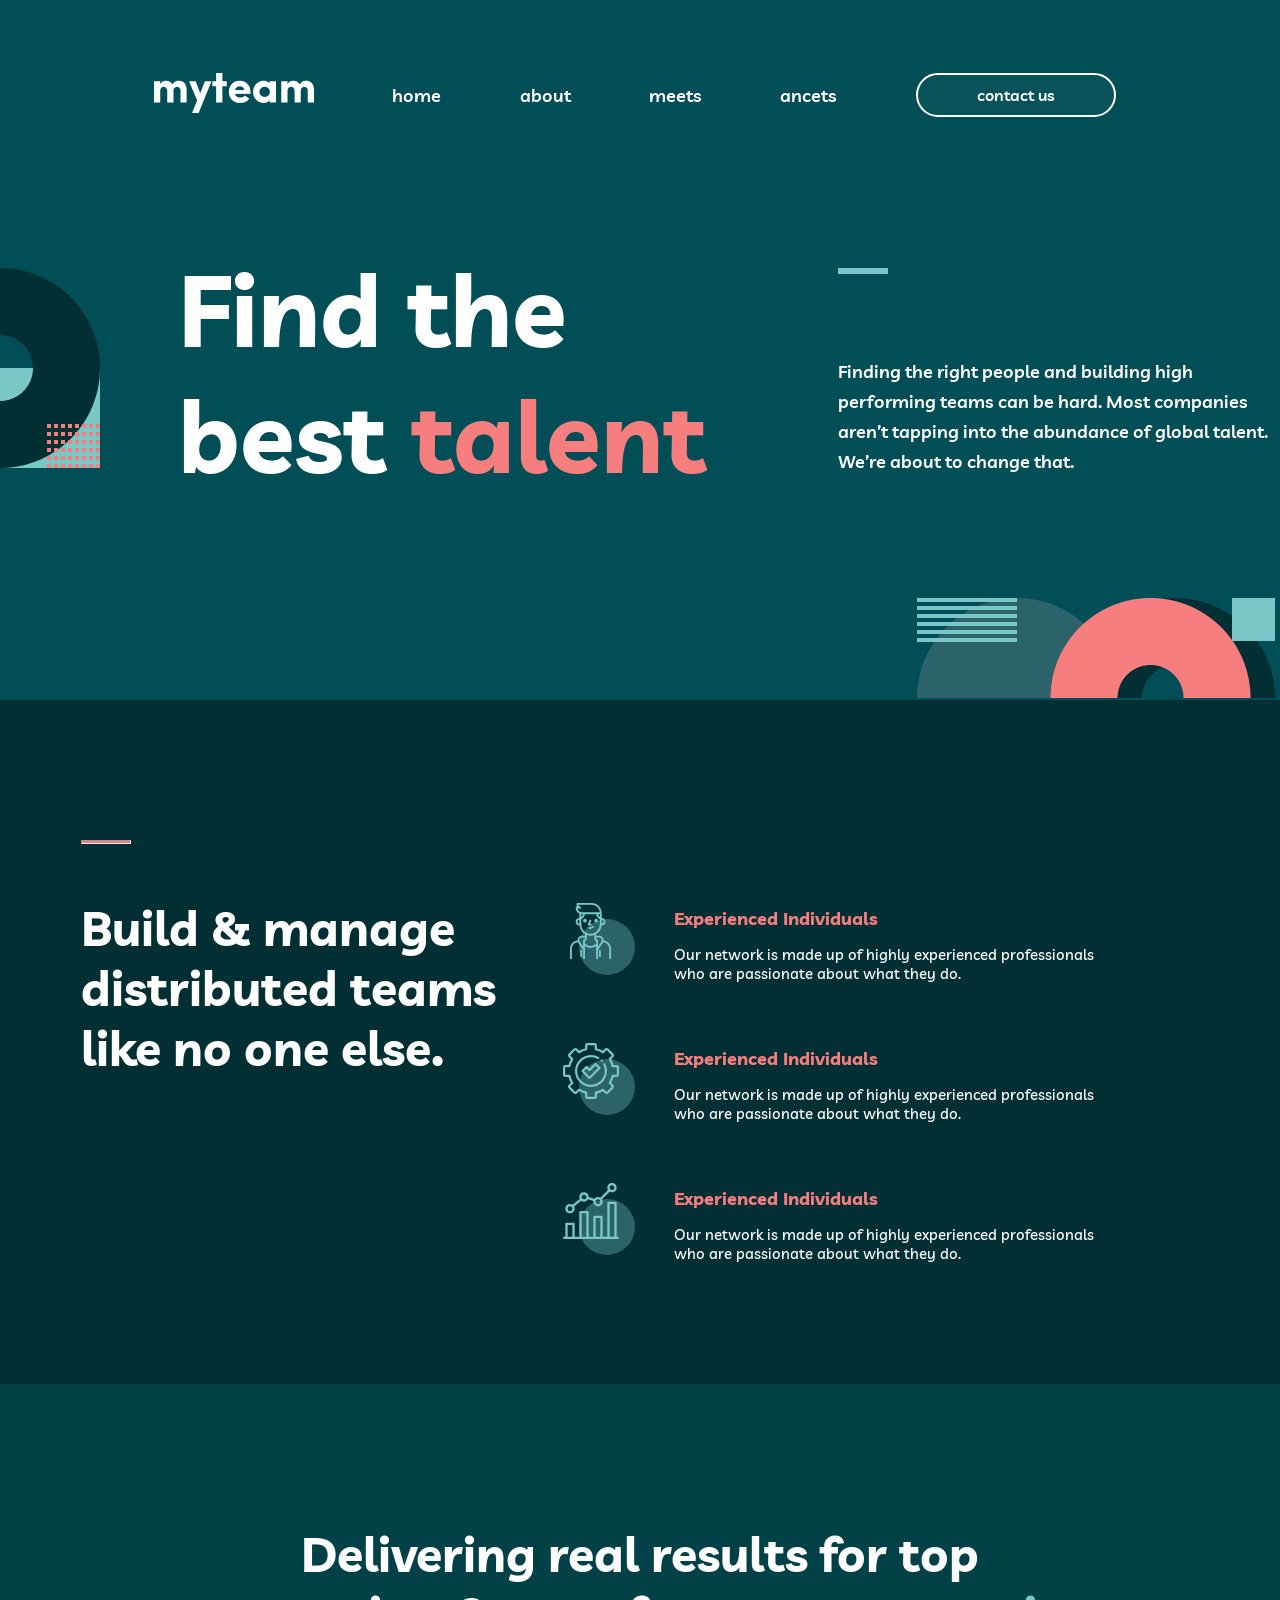
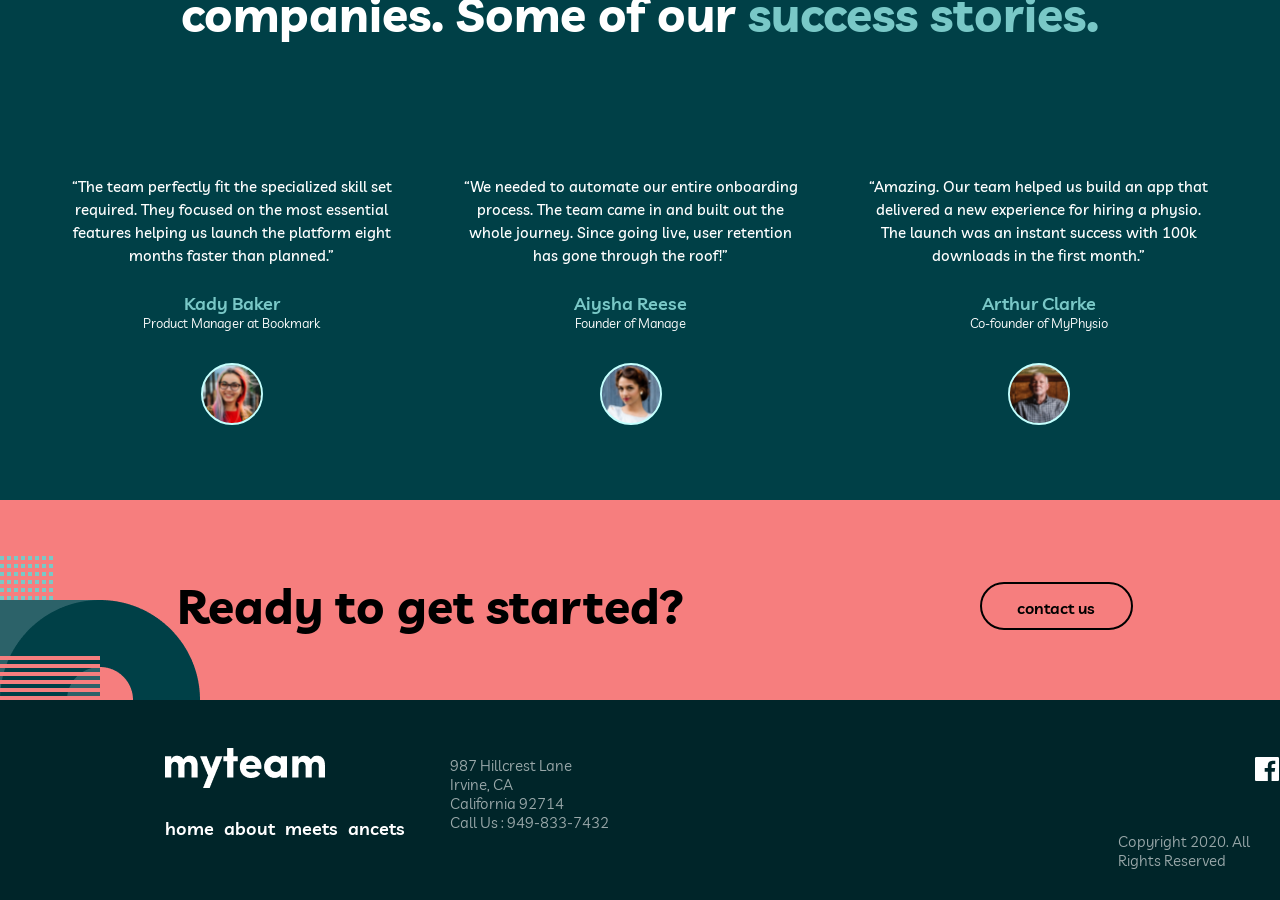
<file: index.html>
<!DOCTYPE html>
<html lang="en">
<head>
    <meta charset="UTF-8">
    <meta name="viewport" content="width=device-width, initial-scale=1.0">
    <link rel="stylesheet" href="./css/style.css">
    <link rel="preconnect" href="https://fonts.googleapis.com">
    <link rel="preconnect" href="https://fonts.gstatic.com" crossorigin>
    <link href="https://fonts.googleapis.com/css2?family=Livvic:ital,wght@0,100;0,200;0,300;0,400;0,500;0,600;0,700;0,900;1,100;1,200;1,300;1,400;1,500;1,600;1,700;1,900&display=swap" rel="stylesheet">
    <title>Home | HR-агентство</title>
</head>
<body>
    <header>
        <div class="container">
            <div class="header">
                <div class="header__line">
                    <input type="checkbox" id="burger-toggle" class="burger-toggle">
                    <label for="burger-toggle" class="burger-icon">
                        <span></span>
                        <span></span>
                        <span></span>
                    </label>
                    <div class="overlay"></div>
                  
                    <nav class="header__nav" id="nav-menu">
                        <label for="burger-toggle" class="close-icon">&times;</label>
                        <div class="header-nav-group">
                            <a href="./contact.html"><img src="./img/logo.png" alt="logo"></a>
                            <a class="nav__item" href="./index.html">home</a>
                            <a class="nav__item" href="./about.html">about</a>
                            <a class="nav__item" href="./meets.html">meets</a>
                            <a class="nav__item" href="#">ancets</a>
                            <a href="#" class="nav__item--button" id="contactBtn">contact us</a>
                        </div>
                    </nav>
                  </div>
                  <div class="modal" id="contactModal">
                    <div class="modal__content">
                        <span class="modal__close" id="modalClose">&times;</span>
                        <h2>Contact Us</h2>
                        <p>Заполните форму или свяжитесь с нами напрямую.</p>
                        <form>
                            <input type="text" placeholder="Your name" required>
                            <input type="email" placeholder="Your email" required>
                            <textarea placeholder="Сообщение" required></textarea>
                            <button type="submit">Send</button>
                        </form>
                    </div>
                </div>

                <div class="header__group">
                    <h1>Find the <br>best <span class="header-red-text">talent</span></h1>
                    <div class="header__miniGroup">
                        <hr>
                        <p>Finding the right people and building high <br>performing teams can be hard. Most companies <br>aren’t tapping into the abundance of global talent. <br>We’re about to change that.</p>
                    </div>
                </div>

                <div class="header__1--image">
                    <img src="./img/image1.png" alt="img">
                </div>

                <div class="header__2--image">
                    <img src="./img/image2.png" alt="img">
                </div>
            </div>
        </div>
    </header>
 
    <main>
            <div class="first__section">
                <div class="container">
                <div class="first__section--mainGroup">
                    <div class="first__section--group1">
                        <hr>
                        <p>Build & manage <br>distributed teams <br>like no one else.</p>
                    </div>
    
                    <div class="first__section--group2">
                        <div class="group2__cards">
                            <div class="card">
                                <div class="images1">
                                    <img src="./img/chelovek.svg" alt="chelovek" class="chelovek">
                                    <img src="./img/oval.svg" alt="oval" class="oval">
                                </div>
                                <h2>Experienced Individuals</h2>
                                <p>Our network is made up of highly experienced professionals <br>who are passionate about what they do.</p>
                            </div>
    
                            <div class="card">
                                <div class="images1">
                                    <img src="./img/shesterenka.svg" alt="chelovek" class="shesterenka">
                                    <img src="./img/oval.svg" alt="oval" class="oval">
                                </div>
                                <h2>Experienced Individuals</h2>
                                <p>Our network is made up of highly experienced professionals <br>who are passionate about what they do.</p>
                            </div>
    
                            <div class="card">
                                <div class="images1">
                                    <img src="./img/graphik.svg" alt="chelovek" class="graphik">
                                    <img src="./img/oval.svg" alt="oval" class="oval">
                                </div>
                                <h2>Experienced Individuals</h2>
                                <p>Our network is made up of highly experienced professionals <br>who are passionate about what they do.</p>
                            </div>
                        </div>
                    </div>
                    <div class="first__section--image">
                        <img src="./img/image3.png" alt="img">
                    </div>
                </div>
            </div>
             </div>
       
            <div class="second__section">
                <div class="container">
                <div class="second__section--text">
                    <p>Delivering real results for top <br>companies. Some of our <span>success stories.</span></p>
                </div>
                <div class="second__section--group">
                    <div class="group1">
                        <p>“The team perfectly fit the specialized skill set<br> required. They focused on the most essential<br> features helping us launch the platform eight<br> months faster than planned.”</p>
                        <div class="text__group">
                            <h3>Kady Baker</h3>
                            <h4>Product Manager at Bookmark</h4>
                        </div>
                        <img src="./img/kady.svg" alt="kady">
                    </div>

                    <div class="group1">
                        <p>“We needed to automate our entire onboarding<br> process. The team came in and built out the<br> whole journey. Since going live, user retention<br> has gone through the roof!”</p>
                        <div class="text__group">
                            <h3>Aiysha Reese</h3>
                            <h4>Founder of Manage</h4>
                        </div>
                        <img src="./img/aysha.svg" alt="aysha">
                    </div>

                    <div class="group1">
                        <p>“Amazing. Our team helped us build an app that<br> delivered a new experience for hiring a physio.<br> The launch was an instant success with 100k<br> downloads in the first month.”</p>
                        <div class="text__group">
                            <h3>Arthur Clarke</h3>
                            <h4>Co-founder of MyPhysio</h4>
                        </div>
                        <img src="./img/arthur.svg" alt="arthur">
                    </div>
                </div>
            </div>
        </div>
       
        <div class="pre-footer">
            <div class="container">
                <div class="pre-footer__group">
                    <h2>Ready to get started?</h2>
                    <a href="#" class="pre-footer__button">contact us</a>
                </div>
                <div class="pre-footer__image">
                    <img src="./img/image4.png" alt="">
                </div>
            </div>
        </div>
    </main>

    <footer>
        <div class="footer">
            <div class="container">
                <img class="footer__logo" src="./img/logo.png" alt="logo">
                <div class="footer__nav">
                    <a class="footer__nav--item" href="./index.html">home</a>
                    <a class="footer__nav--item" href="./about.html">about</a>
                    <a class="footer__nav--item third" href="/meets.html">meets</a>
                    <a class="footer__nav--item fourth" href="#">ancets</a>
                </div>
                <div class="footer__list">
                    <ul>
                        <li>987 Hillcrest Lane</li>
                        <li> Irvine, CA</li>
                        <li>California 92714</li>
                        <li>Call Us : 949-833-7432</li>
                    </ul>
                </div>
                <div class="footer__socials">
                    <img src="./img/facebook.svg" alt="facebook">
                    <img src="./img/pinterest.svg" alt="pinterest">
                    <img src="./img/twitter.svg" alt="twitter">
                </div>
                <div class="footer__text">
                    <p>Copyright 2020. All Rights Reserved</p>
                </div>
            </div>
        </div>
    </footer>

    <script src="script.js"></script>
</body>
</html>
</file>
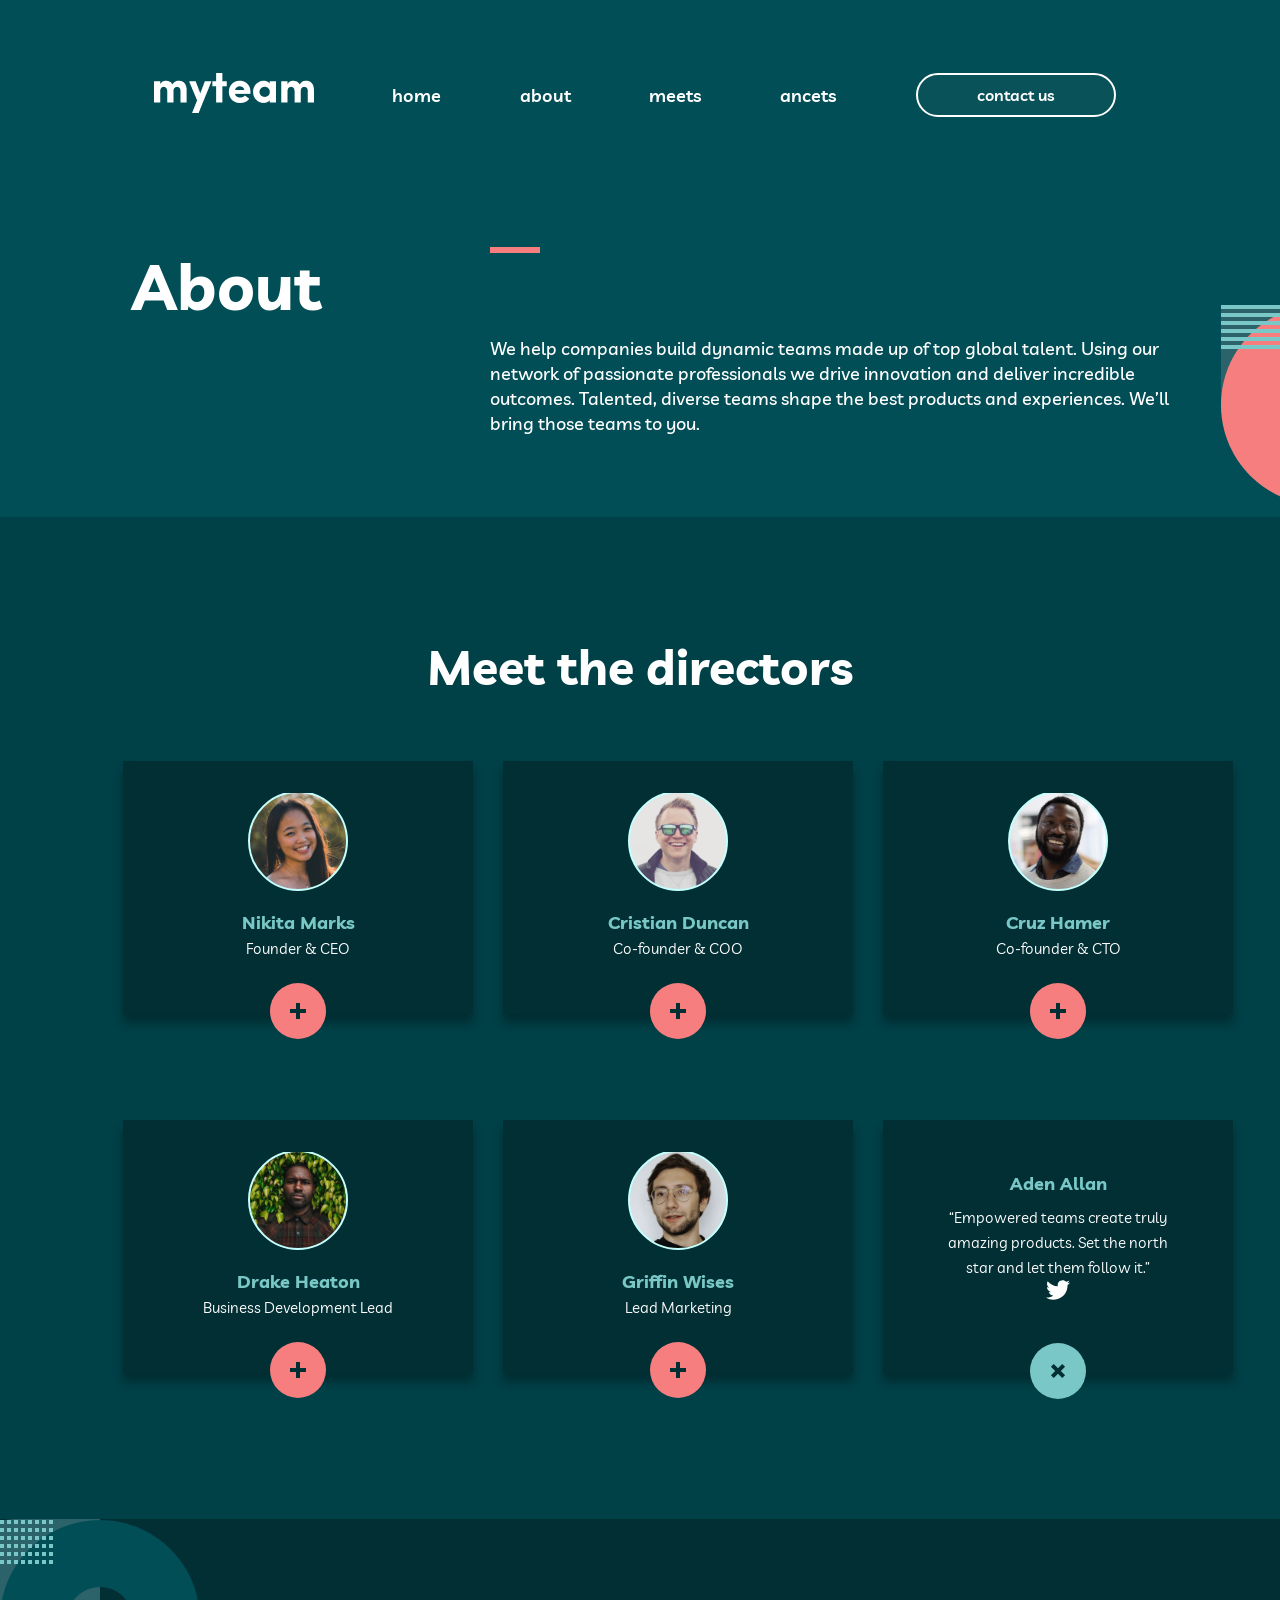
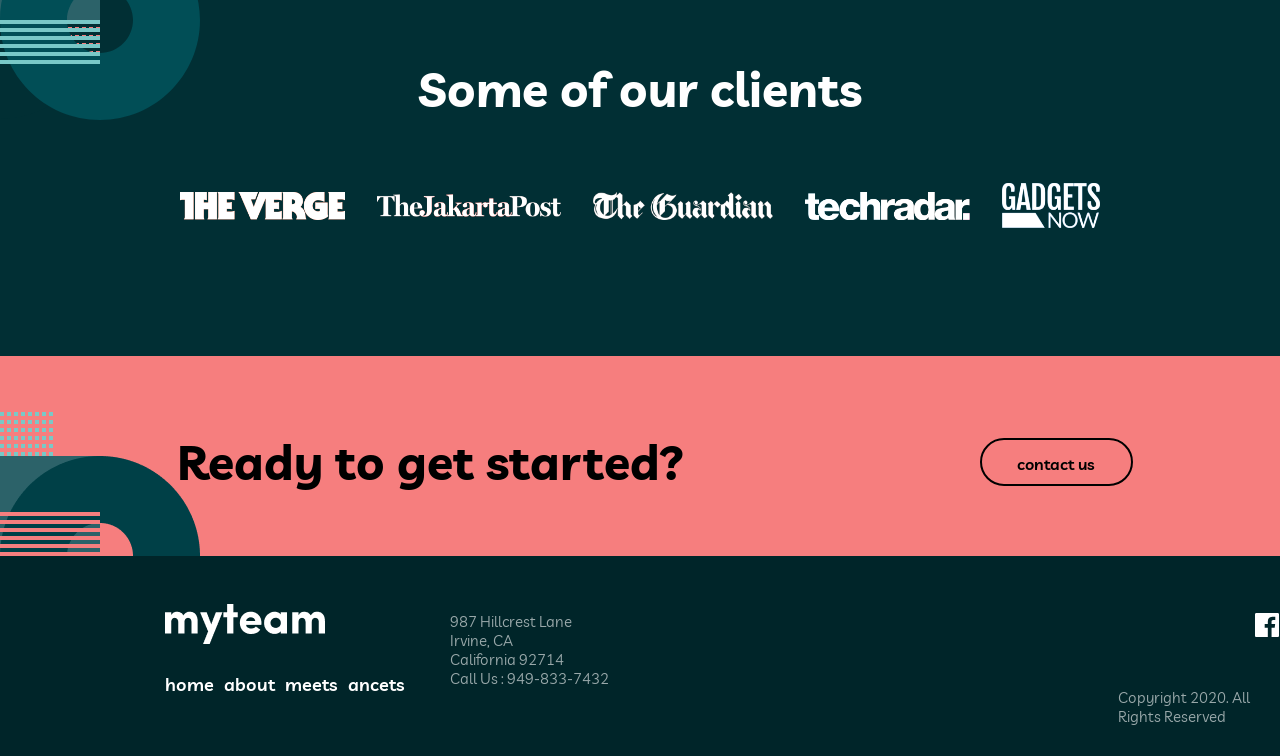
<file: about.html>
<!DOCTYPE html>
<html lang="en">
<head>
    <meta charset="UTF-8">
    <meta name="viewport" content="width=device-width, initial-scale=1.0">
    <link rel="stylesheet" href="./css/style.css">
    <link rel="preconnect" href="https://fonts.googleapis.com">
    <link rel="preconnect" href="https://fonts.gstatic.com" crossorigin>
    <link href="https://fonts.googleapis.com/css2?family=Livvic:ital,wght@0,100;0,200;0,300;0,400;0,500;0,600;0,700;0,900;1,100;1,200;1,300;1,400;1,500;1,600;1,700;1,900&display=swap" rel="stylesheet">
    <title>About | HR-агентство</title>
</head>
<body>
    <div class="container">
        <header>
            <div class="about__header"> 
                <div class="header__line">
                    <input type="checkbox" id="burger-toggle" class="burger-toggle">
                    <label for="burger-toggle" class="burger-icon">
                        <span></span>
                        <span></span>
                        <span></span>
                    </label>

                   
                    <nav class="header__nav" id="nav-menu">
                        <label for="burger-toggle" class="close-icon">&times;</label>
                        <div class="header-nav-group">
                            <a href="./contact.html"><img src="./img/logo.png" alt="logo"></a>
                            <a class="nav__item" href="./index.html">home</a>
                            <a class="nav__item" href="./about.html">about</a>
                            <a class="nav__item" href="./meets.html">meets</a>
                            <a class="nav__item" href="#">ancets</a>
                            <a href="#" class="nav__item--button" id="contactBtn">contact us</a>
                        </div>
                    </nav>
                </div>
                <div class="about__header--group">
                    <h1>About</h1>
                    <div class="about__header--miniGroup">
                        <hr class="about--hr">
                        <p>We help companies build dynamic teams made up of top global talent. Using our <br>network of passionate professionals we drive innovation and deliver incredible <br>outcomes. Talented, diverse teams shape the best products and experiences. We’ll <br>bring those teams to you.</p>
                </div>
                <div class="about__head1--image">
                    <img src="./img/image5.png" alt="img">
                </div>
            </div>
            </div>
        </header>
    </div>

    <main>
        <div class="container">
            <div class="about__directors">
                <h2>Meet the directors</h2>
                <div class="about__imagesGroup">
                    <div class="group nikita">
                        <img src="./img/nikita.svg" alt="">
                        <h4>Nikita Marks</h4>
                        <p>Founder & CEO</p>
                        <div class="plus__directors">
                            <a href="#">
                                <img src="./img/plus_directors.svg" alt="">
                            </a>
                        </div>
                    </div>
                    <div class="group cristian">
                        <img src="./img/cristian.svg" alt="">
                        <h4>Cristian Duncan</h4>
                        <p>Co-founder & COO</p>
                        <div class="plus__directors">
                            <a href="#">
                                <img src="./img/plus_directors.svg" alt="">
                            </a>
                        </div>
                    </div>
                    <div class="group cruz">
                        <img src="./img/cruz.svg" alt="">
                        <h4>Cruz Hamer</h4>
                        <p>Co-founder & CTO</p>
                        <div class="plus__directors">
                            <a href="#">
                                <img src="./img/plus_directors.svg" alt="">
                            </a>
                        </div>
                    </div>
                    <div class="group drake">
                        <img src="./img/drake.svg" alt="">
                        <h4>Drake Heaton</h4>
                        <p>Business Development Lead</p>
                        <div class="plus__directors">
                            <a href="#">
                                <img src="./img/plus_directors.svg" alt="">
                            </a>
                        </div>
                    </div>
                    <div class="group griffin">
                        <img src="./img/griffin.svg" alt="">
                        <h4>Griffin Wises</h4>
                        <p>Lead Marketing</p>
                        <div class="plus__directors">
                            <a href="#">
                                <img src="./img/plus_directors.svg" alt="">
                            </a>
                        </div>
                    </div>
                    <div class="group allan">
                        <h4>Aden Allan</h4>
                        <p>“Empowered teams create truly <br>amazing products. Set the north <br>star and let them follow it.”</p>
                        <img src="./img/twitter.svg" alt="twitter" class="twi__director">
                        <div class="plus__directors">
                            <a href="#">
                                <img src="./img/plus2_director.svg" alt="">
                            </a>
                        </div>
                    </div>
                </div>
            </div>
            <div class="director__image1">
                <img src="./img/image6.svg" alt="">
            </div>
            <div class="director__image2">
                <img src="./img/image7.svg" alt="">
            </div>
        </div>

        <div class="container">
            <div class="clients__section">
                <h2>Some of our clients</h2>
                <div class="clients__group">
                    <a href="#">
                        <img src="./img/theverge.svg" alt="theverge">
                    </a>
                    <a href="#">
                        <img src="./img/jakarta.svg" alt="jakarta">
                    </a>
                    <a href="#">
                        <img src="./img/theguardian.svg" alt="theguardian">
                    </a>
                    <a href="#">
                        <img src="./img/techradar.svg" alt="techradar">
                    </a>
                    <a href="#">
                        <img src="./img/gadgets.svg" alt="gadgets">
                    </a>      
                </div>
                <div class="clients--image">
                    <img src="./img/image8.svg" alt="">
                </div>
            </div>
        </div>

        <div class="container">
            <div class="pre-footer">
                <div class="pre-footer__group">
                    <h2>Ready to get started?</h2>
                    <a href="#" class="pre-footer__button">contact us</a>
                </div>
                <div class="pre-footer__image">
                    <img src="./img/image4.png" alt="">
                </div>
            </div>
        </div>
    </main>

    <footer>
        <div class="footer">
            <div class="container">
                <img class="footer__logo" src="./img/logo.png" alt="logo">
                <div class="footer__nav">
                    <a class="footer__nav--item" href="./index.html">home</a>
                    <a class="footer__nav--item" href="./about.html">about</a>
                    <a class="footer__nav--item third" href="./meets.html">meets</a>
                    <a class="footer__nav--item fourth" href="#">ancets</a>
                </div>
                <div class="footer__list">
                    <ul>
                        <li>987 Hillcrest Lane</li>
                        <li> Irvine, CA</li>
                        <li>California 92714</li>
                        <li>Call Us : 949-833-7432</li>
                    </ul>
                </div>
                <div class="footer__socials">
                    <img src="./img/facebook.svg" alt="facebook">
                    <img src="./img/pinterest.svg" alt="pinterest">
                    <img src="./img/twitter.svg" alt="twitter">
                </div>
                <div class="footer__text">
                    <p>Copyright 2020. All Rights Reserved</p>
                </div>
            </div>
        </div>
    </footer>
    
    <div id="contactModal" class="modal">
        <div class="contact-modal-content">
            <span id="modalClose" class="close">&times;</span>
            <h2>Contact Us</h2>
            <form>
                <input type="text" placeholder="Your name" required class="inputModal"><br><br>
                <input type="email" placeholder="Your email" required class="inputModal"><br><br>
                <textarea placeholder="Your message" rows="3" required class="textareaModal"></textarea><br><br>
                <button type="submit">Send</button>
            </form>
        </div>
    </div>

    <script src="script.js"></script>
</body>
</html>
</file>
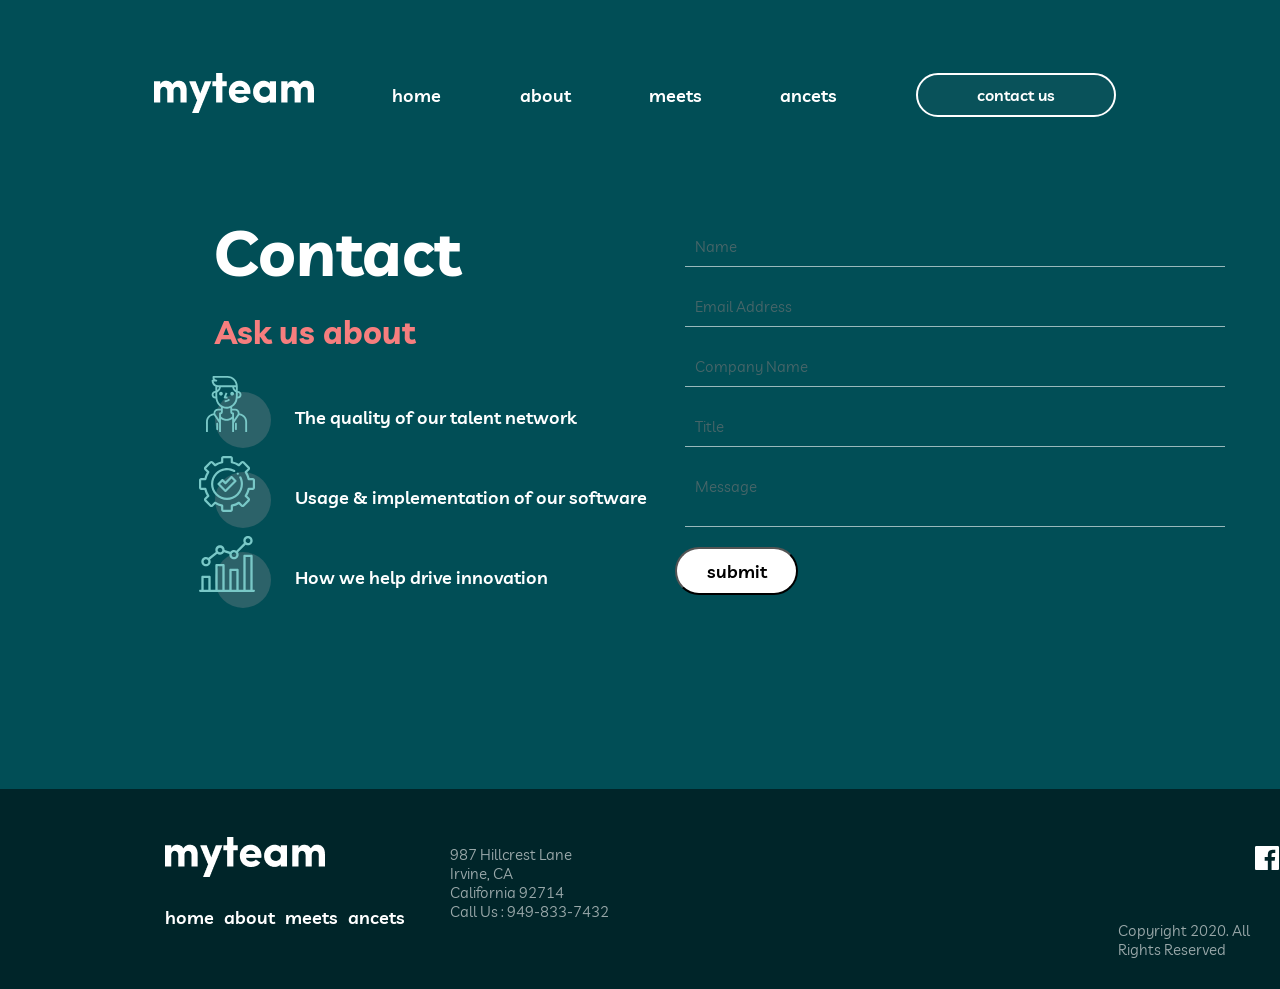
<file: contact.html>
<!DOCTYPE html>
<html lang="en">
<head>
    <meta charset="UTF-8">
    <meta name="viewport" content="width=device-width, initial-scale=1.0">
    <link rel="stylesheet" href="./css/style.css">
    <link rel="preconnect" href="https://fonts.googleapis.com">
    <link rel="preconnect" href="https://fonts.gstatic.com" crossorigin>
    <link href="https://fonts.googleapis.com/css2?family=Livvic:ital,wght@0,100;0,200;0,300;0,400;0,500;0,600;0,700;0,900;1,100;1,200;1,300;1,400;1,500;1,600;1,700;1,900&display=swap" rel="stylesheet">
    <title>Contact | HR-агентство</title>
</head>
<body>
    <header>
        <div class="container">
            <div class="contact_header">
                <div class="header__line">
                    <input type="checkbox" id="burger-toggle" class="burger-toggle">
                    <label for="burger-toggle" class="burger-icon">
                        <span></span>
                        <span></span>
                        <span></span>
                    </label>
                    
                    <nav class="header__nav" id="nav-menu">
                        <label for="burger-toggle" class="close-icon">&times;</label>
                        <div class="header-nav-group">
                            <a href="./contact.html"><img src="./img/logo.png" alt="logo"></a>
                            <a class="nav__item" href="./index.html">home</a>
                            <a class="nav__item" href="./about.html">about</a>
                            <a class="nav__item" href="./meets.html">meets</a>
                            <a class="nav__item" href="#">ancets</a>
                            <a href="#" class="nav__item--button">contact us</a>
                        </div>
                    </nav>
                </div>
                <div class="header-info">
                    <div class="header-info-group">
                        <h1>Contact</h1>
                        <p class="subheading">Ask us about</p>
                        <div class="contact-items">
                            <div class="contact-item">
                                <div class="icon">
                                    <img src="./img/chelovek.svg" alt="chelovek" class="chelovek">
                                    <img src="./img/oval.svg" alt="oval" class="oval1">
                                </div>
                                <p>The quality of our talent network</p>
                            </div>
                            <div class="contact-item">
                                <div class="icon">
                                    <img src="./img/shesterenka.svg" alt="shesterenka" class="shesterenka">
                                    <img src="./img/oval.svg" alt="oval" class="oval1">
                                </div>
                                <p>Usage & implementation of our software</p>
                            </div>
                            <div class="contact-item">
                                <div class="icon">
                                    <img src="./img/graphik.svg" alt="graphik" class="graphik">
                                    <img src="./img/oval.svg" alt="oval" class="oval1">
                                </div>
                                <p>How we help drive innovation</p>
                            </div>
                        </div>
                    </div>

                    <form class="contact-form">
                        <input type="text" name="name" placeholder="Name" required>
                        <input type="email" name="email" placeholder="Email Address" required>
                        <input type="text" name="company" placeholder="Company Name" required>
                        <input type="text" name="title" placeholder="Title" required>
                        <textarea name="message" placeholder="Message" required></textarea>
                        <button type="submit" class="submit-btn">submit</button>
                    </form>
                </div>
            </div>
            <div class="image9">
                <img src="./img/image9.png" alt="image">
            </div>
            <div class="image10">
                <img src="./img/image10.png" alt="image">
            </div>
        </div>
    </header>

    <footer>
        <div class="footer">
            <div class="container">
                <img class="footer__logo" src="./img/logo.png" alt="logo">
                <div class="footer__nav">
                    <a class="footer__nav--item" href="./index.html">home</a>
                    <a class="footer__nav--item" href="./about.html">about</a>
                    <a class="footer__nav--item third" href="/meets.html">meets</a>
                    <a class="footer__nav--item fourth" href="#">ancets</a>
                </div>
                <div class="footer__list">
                    <ul>
                        <li>987 Hillcrest Lane</li>
                        <li> Irvine, CA</li>
                        <li>California 92714</li>
                        <li>Call Us : 949-833-7432</li>
                    </ul>
                </div>
                <div class="footer__socials">
                    <img src="./img/facebook.svg" alt="facebook">
                    <img src="./img/pinterest.svg" alt="pinterest">
                    <img src="./img/twitter.svg" alt="twitter">
                </div>
                <div class="footer__text">
                    <p>Copyright 2020. All Rights Reserved</p>
                </div>
            </div>
        </div>
    </footer>
    
    <script src="script.js"></script>
</body>
</html>
</file>
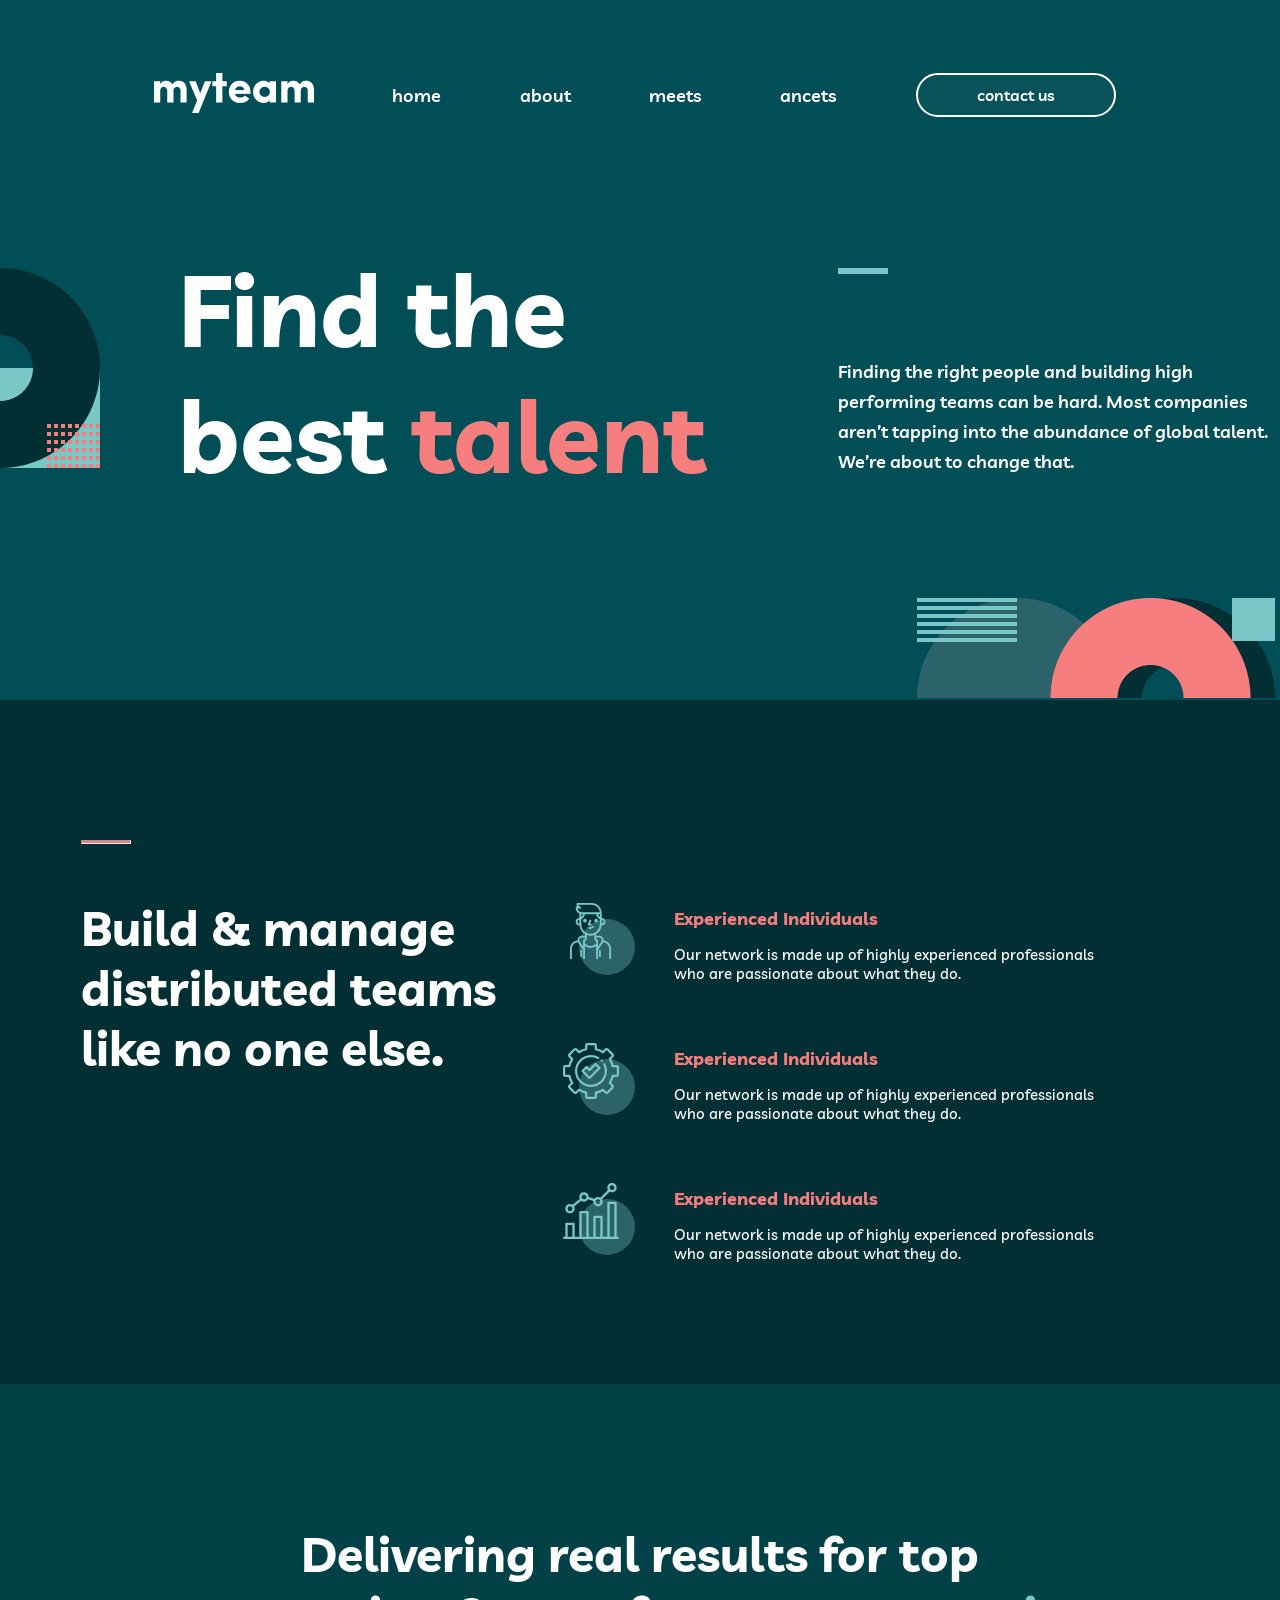
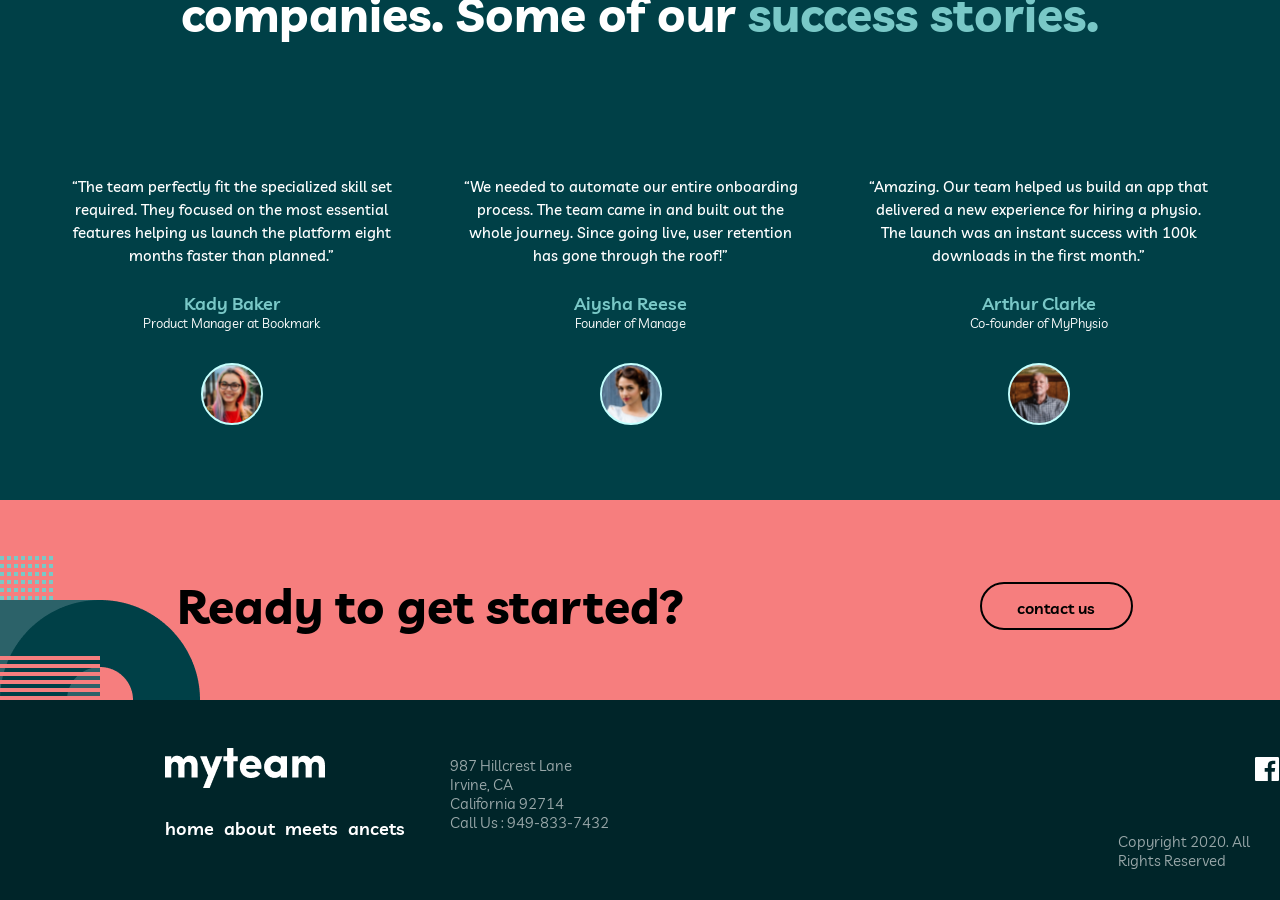
<file: main.html>
<!DOCTYPE html>
<html lang="en">
<head>
    <meta charset="UTF-8">
    <meta name="viewport" content="width=device-width, initial-scale=1.0">
    <link rel="stylesheet" href="./css/style.css">
    <link rel="preconnect" href="https://fonts.googleapis.com">
    <link rel="preconnect" href="https://fonts.gstatic.com" crossorigin>
    <link href="https://fonts.googleapis.com/css2?family=Livvic:ital,wght@0,100;0,200;0,300;0,400;0,500;0,600;0,700;0,900;1,100;1,200;1,300;1,400;1,500;1,600;1,700;1,900&display=swap" rel="stylesheet">
    <title>Home | HR-агентство</title>
</head>
<body>
    <header>
        <div class="container">
            <div class="header">
                <div class="header__line">
                    <input type="checkbox" id="burger-toggle" class="burger-toggle">
                    <label for="burger-toggle" class="burger-icon">
                        <span></span>
                        <span></span>
                        <span></span>
                    </label>
                    <div class="overlay"></div>
                  
                    <nav class="header__nav" id="nav-menu">
                        <label for="burger-toggle" class="close-icon">&times;</label>
                        <div class="header-nav-group">
                            <a href="/contact.html"><img src="./img/logo.png" alt="logo"></a>
                            <a class="nav__item" href="/main.html">home</a>
                            <a class="nav__item" href="/about.html">about</a>
                            <a class="nav__item" href="/meets.html">meets</a>
                            <a class="nav__item" href="#">ancets</a>
                            <a href="#" class="nav__item--button" id="contactBtn">contact us</a>
                        </div>
                    </nav>
                  </div>
                  <div class="modal" id="contactModal">
                    <div class="modal__content">
                        <span class="modal__close" id="modalClose">&times;</span>
                        <h2>Contact Us</h2>
                        <p>Заполните форму или свяжитесь с нами напрямую.</p>
                        <form>
                            <input type="text" placeholder="Your name" required>
                            <input type="email" placeholder="Your email" required>
                            <textarea placeholder="Сообщение" required></textarea>
                            <button type="submit">Send</button>
                        </form>
                    </div>
                </div>

                <div class="header__group">
                    <h1>Find the <br>best <span class="header-red-text">talent</span></h1>
                    <div class="header__miniGroup">
                        <hr>
                        <p>Finding the right people and building high <br>performing teams can be hard. Most companies <br>aren’t tapping into the abundance of global talent. <br>We’re about to change that.</p>
                    </div>
                </div>

                <div class="header__1--image">
                    <img src="./img/image1.png" alt="img">
                </div>

                <div class="header__2--image">
                    <img src="./img/image2.png" alt="img">
                </div>
            </div>
        </div>
    </header>
 
    <main>
            <div class="first__section">
                <div class="container">
                <div class="first__section--mainGroup">
                    <div class="first__section--group1">
                        <hr>
                        <p>Build & manage <br>distributed teams <br>like no one else.</p>
                    </div>
    
                    <div class="first__section--group2">
                        <div class="group2__cards">
                            <div class="card">
                                <div class="images1">
                                    <img src="./img/chelovek.svg" alt="chelovek" class="chelovek">
                                    <img src="./img/oval.svg" alt="oval" class="oval">
                                </div>
                                <h2>Experienced Individuals</h2>
                                <p>Our network is made up of highly experienced professionals <br>who are passionate about what they do.</p>
                            </div>
    
                            <div class="card">
                                <div class="images1">
                                    <img src="./img/shesterenka.svg" alt="chelovek" class="shesterenka">
                                    <img src="./img/oval.svg" alt="oval" class="oval">
                                </div>
                                <h2>Experienced Individuals</h2>
                                <p>Our network is made up of highly experienced professionals <br>who are passionate about what they do.</p>
                            </div>
    
                            <div class="card">
                                <div class="images1">
                                    <img src="./img/graphik.svg" alt="chelovek" class="graphik">
                                    <img src="./img/oval.svg" alt="oval" class="oval">
                                </div>
                                <h2>Experienced Individuals</h2>
                                <p>Our network is made up of highly experienced professionals <br>who are passionate about what they do.</p>
                            </div>
                        </div>
                    </div>
                    <div class="first__section--image">
                        <img src="./img/image3.png" alt="img">
                    </div>
                </div>
            </div>
             </div>
       
            <div class="second__section">
                <div class="container">
                <div class="second__section--text">
                    <p>Delivering real results for top <br>companies. Some of our <span>success stories.</span></p>
                </div>
                <div class="second__section--group">
                    <div class="group1">
                        <p>“The team perfectly fit the specialized skill set<br> required. They focused on the most essential<br> features helping us launch the platform eight<br> months faster than planned.”</p>
                        <div class="text__group">
                            <h3>Kady Baker</h3>
                            <h4>Product Manager at Bookmark</h4>
                        </div>
                        <img src="./img/kady.svg" alt="kady">
                    </div>

                    <div class="group1">
                        <p>“We needed to automate our entire onboarding<br> process. The team came in and built out the<br> whole journey. Since going live, user retention<br> has gone through the roof!”</p>
                        <div class="text__group">
                            <h3>Aiysha Reese</h3>
                            <h4>Founder of Manage</h4>
                        </div>
                        <img src="./img/aysha.svg" alt="aysha">
                    </div>

                    <div class="group1">
                        <p>“Amazing. Our team helped us build an app that<br> delivered a new experience for hiring a physio.<br> The launch was an instant success with 100k<br> downloads in the first month.”</p>
                        <div class="text__group">
                            <h3>Arthur Clarke</h3>
                            <h4>Co-founder of MyPhysio</h4>
                        </div>
                        <img src="./img/arthur.svg" alt="arthur">
                    </div>
                </div>
            </div>
        </div>
       
        <div class="pre-footer">
            <div class="container">
                <div class="pre-footer__group">
                    <h2>Ready to get started?</h2>
                    <a href="#" class="pre-footer__button">contact us</a>
                </div>
                <div class="pre-footer__image">
                    <img src="./img/image4.png" alt="">
                </div>
            </div>
        </div>
    </main>

    <footer>
        <div class="footer">
            <div class="container">
                <img class="footer__logo" src="./img/logo.png" alt="logo">
                <div class="footer__nav">
                    <a class="footer__nav--item" href="./main.html">home</a>
                    <a class="footer__nav--item" href="./about.html">about</a>
                    <a class="footer__nav--item third" href="/meets.html">meets</a>
                    <a class="footer__nav--item fourth" href="#">ancets</a>
                </div>
                <div class="footer__list">
                    <ul>
                        <li>987 Hillcrest Lane</li>
                        <li> Irvine, CA</li>
                        <li>California 92714</li>
                        <li>Call Us : 949-833-7432</li>
                    </ul>
                </div>
                <div class="footer__socials">
                    <img src="./img/facebook.svg" alt="facebook">
                    <img src="./img/pinterest.svg" alt="pinterest">
                    <img src="./img/twitter.svg" alt="twitter">
                </div>
                <div class="footer__text">
                    <p>Copyright 2020. All Rights Reserved</p>
                </div>
            </div>
        </div>
    </footer>

    <script src="script.js"></script>
</body>
</html>
</file>
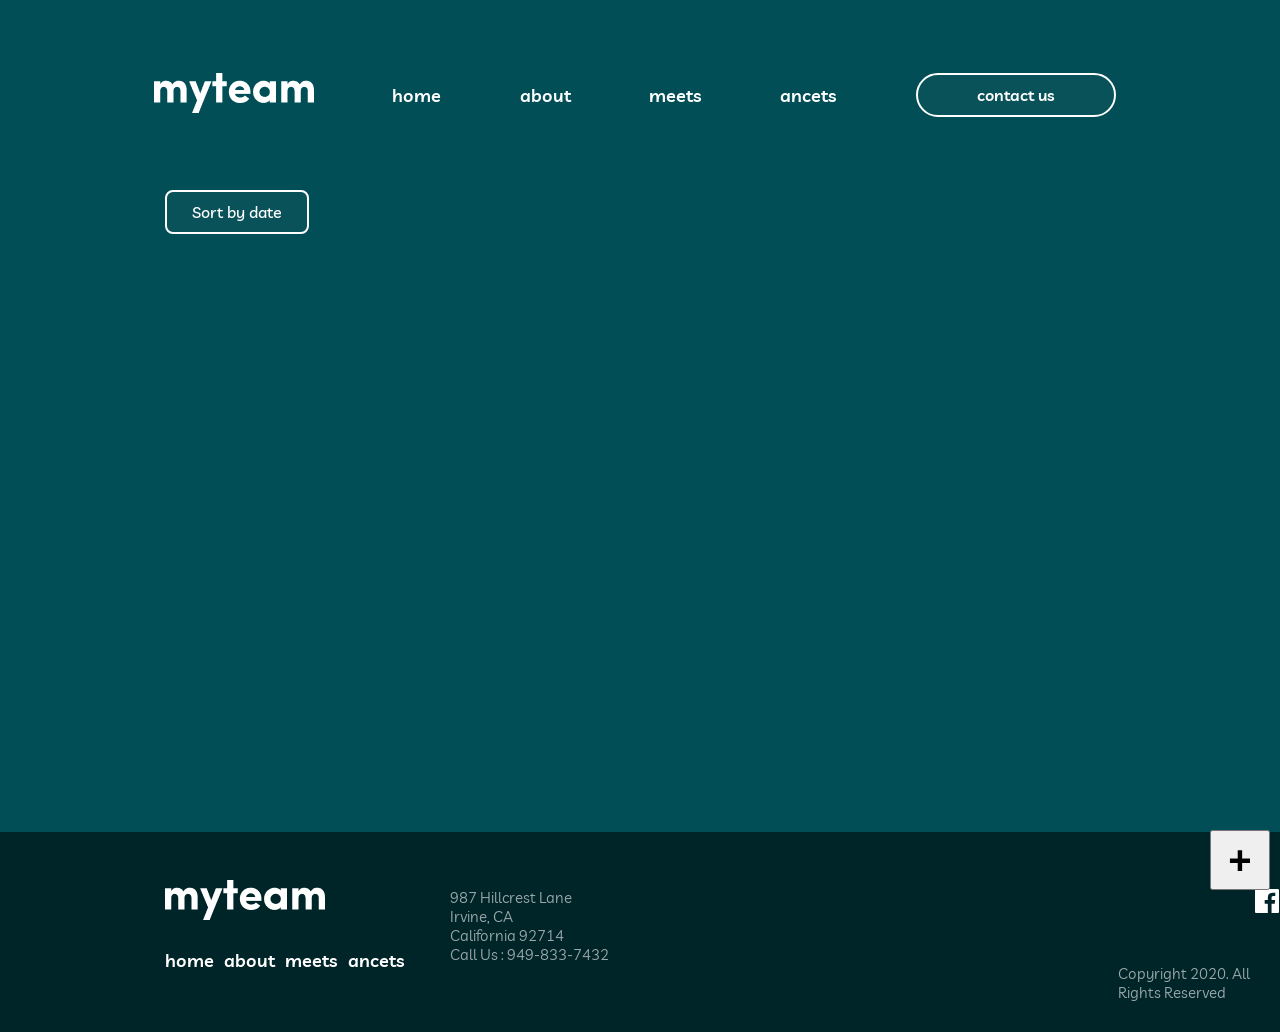
<file: meets.html>
<!DOCTYPE html>
<html lang="en">
<head>
    <meta charset="UTF-8">
    <meta name="viewport" content="width=device-width, initial-scale=1.0">
    <link rel="stylesheet" href="./css/style.css">
    <link rel="preconnect" href="https://fonts.googleapis.com">
    <link rel="preconnect" href="https://fonts.gstatic.com" crossorigin>
    <link href="https://fonts.googleapis.com/css2?family=Livvic:ital,wght@0,100;0,200;0,300;0,400;0,500;0,600;0,700;0,900;1,100;1,200;1,300;1,400;1,500;1,600;1,700;1,900&display=swap" rel="stylesheet">
    <title>Meets | HR-агентство</title>
</head>
<body>
    <div class="container">
        <div id="shadowModal">
            <div id="modalMeet">
                <button id="closeModal">&times;</button><br><br>
                <form class="meets-form">
                    <input type="text" placeholder="Meet name"><br>
                    <input type="text" placeholder="Candidate name"><br>
                    <input type="date"><br>
                    <input type="time"><br>
                    <button id="creatNewMeet">
                        Create meet
                    </button>
                </form>
            </div>
        </div>
        <button id="addNewMeet">+</button>
    </div>
        
        <header>
            <div class="container">
                <div class="header meetheader">
                    <div class="header__line">
                        <input type="checkbox" id="burger-toggle" class="burger-toggle">
                    <label for="burger-toggle" class="burger-icon">
                        <span></span>
                        <span></span>
                        <span></span>
                    </label>
                    <div class="overlay"></div>
                  
                    <nav class="header__nav" id="nav-menu">
                        <label for="burger-toggle" class="close-icon">&times;</label>
                        <div class="header-nav-group">
                            <a href="./contact.html"><img src="./img/logo.png" alt="logo"></a>
                            <a class="nav__item" href="./main.html">home</a>
                            <a class="nav__item" href="./about.html">about</a>
                            <a class="nav__item" href="./meets.html">meets</a>
                            <a class="nav__item" href="#">ancets</a>
                            <a href="#" class="nav__item--button" id="contactBtn">contact us</a>
                        </div>
                    </nav>
                    </div>
                </div>
            </div>
        </header>


    <div class="container">
        <div class="toolbar">
            <button id="sortMeets">Sort by date</button>
        </div>

        <div id="main"></div>

        <div id="editModal" class="modal" style="display: none;">
            <div class="modal-content">
                <span id="closeEditModal" class="close">&times;</span>
                <h2>Edit Meet</h2>
                <form id="editForm">
                    <input type="text" id="editTitle" placeholder="Meet name"><br><br>
                    <input type="text" id="editClient" placeholder="Client name"><br>
                    <input type="date" id="editDate"><br>
                    <input type="time" id="editTime"><br>
                    <button type="submit">Save changes</button>
                    <button id="deleteMeet">Delete meet</button>
                </form>
            </div>
        </div> 

        <div id="detailsModal" class="modal">
            <div class="modal-content">
                <button id="closeDetailsModal">&times;</button><br><br>
                <h2>Подробности встречи</h2>
                <p><strong>Название:</strong> <span id="detailTitle"></span></p>
                <p><strong>Клиент:</strong> <span id="detailClient"></span></p>
                <p><strong>Дата:</strong> <span id="detailDate"></span></p>
                <p><strong>Время:</strong> <span id="detailTime"></span></p>
                <p><strong>Место:</strong> <span id="detailPlace"></span></p>
                <p><strong>Ответственный сотрудник:</strong> <span id="detailManager"></span></p>
                <p><strong>Комментарий:</strong> <span id="detailComment"></span></p>
            </div>
        </div>   
    </div>

    <div id="contactModal" class="modal">
        <div class="contact-modal-content">
            <span id="modalClose" class="close">&times;</span>
            <h2>Contact Us</h2>
            <form>
                <input type="text" placeholder="Your name" required class="inputModal"><br><br>
                <input type="email" placeholder="Your email" required class="inputModal"><br><br>
                <textarea placeholder="Your message" rows="3" required class="textareaModal"></textarea><br><br>
                <button type="submit">Send</button>
            </form>
        </div>
    </div>

    <footer>
        <div class="footer">
            <div class="container">
                <img class="footer__logo" src="./img/logo.png" alt="logo">
                <div class="footer__nav">
                    <a class="footer__nav--item" href="./index.html">home</a>
                    <a class="footer__nav--item" href="./about.html">about</a>
                    <a class="footer__nav--item third" href="./meets.html">meets</a>
                    <a class="footer__nav--item fourth" href="#">ancets</a>
                </div>
                <div class="footer__list">
                    <ul>
                        <li>987 Hillcrest Lane</li>
                        <li> Irvine, CA</li>
                        <li>California 92714</li>
                        <li>Call Us : 949-833-7432</li>
                    </ul>
                </div>
                <div class="footer__socials">
                    <img src="./img/facebook.svg" alt="facebook">
                    <img src="./img/pinterest.svg" alt="pinterest">
                    <img src="./img/twitter.svg" alt="twitter">
                </div>
                <div class="footer__text">
                    <p>Copyright 2020. All Rights Reserved</p>
                </div>
            </div>
        </div>
    </footer>

    <script src="script.js"></script>
</body>
</html>
</file>
<file: css/style.css>
*{
    margin: 0;
    padding: 0;
    box-sizing: border-box;
}
.container{
    margin: 0 auto;
    max-width: 1920px;
}
body{
    font-family: "Livvic", sans-serif;
    background-color:#014E56 ;
}
.header{
    background-color: #014E56;
    height: 700px;
}
.meetheader{
    background-color: #014E56;
    height: 200px;
}
.header__line{
    padding-top: 73px;
    margin-left: 135px;
    margin-right: 165px;
    display: flex;
    align-items: center;
    justify-content: space-around;
}
.logo{
    margin-right: 80px;
}
.nav__item{
    color: white;
    text-decoration: none;
    font-size: 18px;
    font-weight: 600;
    transition: color 0.2s linear;
}
.nav__item:hover{
    color: #79C8C7;
}
.header__nav{
    display: flex;
    align-items: center;
    justify-content: space-around;
    gap: 40px;
}
.fourth{
    margin-right: 400px;
}
.nav__item--button {
    display: inline-block;
    padding: 10px 31px;
    background-color: #09525a;
    border: 2px solid #FFFFFF;
    border-radius: 30px;
    width: 200px;
    cursor: pointer;
    text-align: center;
    text-decoration: none;
    color: #FFFFFF;
    font-weight: 600;
    transition: background-color 0.3s ease;
}

.nav__item--button:hover {
    background-color: #083c41;
}
button a{
    color: #FFFFFF;
    text-decoration: none;
    font-weight: 600;
    font-size: 18px;
    font-family:"Livvic", sans-serif;
}
.header__group{
    margin-top: 129px;
    margin-left: 165px;
    display: flex;
    align-items: center;
    justify-content: space-around;
}
.header__group h1{
    font-weight: 700;
    font-size: 100px;
    color: #FFFFFF;
    width: 635px;
}
.header-red-text{
    color:#F67E7E;
}
.header__miniGroup hr{
    width: 50px; height: 4px;
    background-color: #79C8C7;
    border: solid #79C8C7;
}
.header__miniGroup p{
    color: #FFFFFF;
    font-weight: 600;
    font-size: 18px;
    padding-top: 83px;
    line-height: 30px;
}
.header__1--image{
    position: relative;
}
.header__1--image img {
    position: absolute;
    bottom: 30px;
}
.header__2--image{
    position: relative;
}
.header__2--image img {
    position: absolute;
    top: 100px;
    left: 917px;
}
.first__section{
    background-color: #012F34;
    height: 684px;
}
.first__section--group1 {
    margin-top: 140px;
    display: flex;
    flex-direction: column;
}
.first__section--group1 hr{
    width: 50px; height: 4px;
    background-color: #F67E7E;
    margin-bottom: 54px;
}
.first__section--group1 p{
    color: #FFFFFF;
    font-weight: 700;
    font-size: 48px;
}
.first__section--group2 {
    margin-top: 228px;
    display: flex;
}
.group2__cards{
    display: flex;
    flex-direction: column;
    justify-content: center;
    align-items: center;
    width: 540px;
    height: 346px;
    gap: 32px;
}
.card {
    display: flex;
    align-items: center;
    flex-wrap: wrap;
    margin-bottom: 32px;
    gap: 15px;
}
.card h2 {
    font-weight: 700;
    font-size: 18px;
    color: #F67E7E;
}
.card p {
    color: #FFFFFF;
    font-weight: 500;
    font-size: 15px;
    margin-left: 15px;
}
.images1 {
    position: relative;
    right: 80px;
}
.chelovek , .shesterenka , .graphik{
    position: absolute;
    z-index: 1;
    bottom: -40px;
    right: -40px;
}
.oval {
    position: absolute;
}
.first__section--mainGroup {
    display: flex;
    justify-content: space-around;
}
.first__section--image {
    position: absolute;
}
.first__section--image img{
    position: relative;
    top: 440px;
    left: 709px;
}

.second__section{
    background-color: #004047;
}
.second__section--text p{
    color: #FFFFFF;
    font-size: 48px;
    font-weight: 700;
    padding-top: 140px;
    text-align: center;
}
.second__section--text span{
    color: #79C8C7;
}
.second__section--group{
    display: flex;
     height: 400px;
    align-items: center;
    justify-content: space-evenly;
    margin-top: 56px;
}
.group1 {
    display: flex;
    flex-direction: column;
    align-items: center;
    justify-content: center;
    min-height: 313px; 
    text-align: center;
}
.group1 img {
    width: 62px;
    margin-top: 32px;
}
.group1 p{
    font-size: 15px;
    font-weight: 500;
    color: #FFFFFF;
    line-height: 23px;
}
.text__group h3{
    font-size: 18px;
    font-weight: 600;
    color: #79C8C7;
}
.text__group h4{
    font-size: 13px;
    font-weight: 400;
    color: #FFFFFF;
}
.text__group{
    margin-top: 25px;
}
.pre-footer{
    background-color: #F67E7E;
    height: 200px;
}
.pre-footer__group{
    padding-top: 76px; 
    padding-left: 30px;
    display: flex;
    align-items: center;
    justify-content: space-around;
}
.pre-footer__group h2{
    font-weight: 700;
    font-size: 48px;
}
.pre-footer__button {
    display: inline-block;
    width: 153px;
    height: 48px;
    background-color: #F67E7E;
    padding: 10px 31px;
    border: 2px solid #000000;
    border-radius: 30px;
    cursor: pointer;
    text-align: center;
    text-decoration: none;
    color: #000000;
    font-weight: 600;
    line-height: 28px; 
    transition: background-color 0.3s ease;
}
.pre-footer__button:hover {
    background-color: #c05b5b;
}
.pre-footer__image{
    position: absolute;
}
.pre-footer__image img{
    position: relative;
    top: -80px;
}
.footer {
    height: 200px;
    background-color: #002529;
}
.footer__logo {
    margin-left: 165px; margin-top: 48px;
}
.footer__nav{
    display: flex;
    align-items: center;
    justify-content: space-between;
    margin-left: 165px; margin-top: 25px;
    width: 140px;
    gap: 10px;
}
.footer__nav--item {
    color: white;
    text-decoration: none;
    font-size: 18px;
    font-weight: 600;
}
.footer__list ul {
    display: flex;
    flex-direction: column;
    list-style: none;
    margin-left: 450px;
    margin-top: -84px;
}
.footer__list li {
    color: #FFFFFF;
    opacity: 60%;
    font-weight: 400;
    font-size: 15px;
}
.footer__socials {
    display: flex;
    align-items: center;
    gap: 16px;
    margin-left: 1255px;
    margin-top: -75px;
}
.footer__text {
    display: flex;
    align-items: center;
    margin-left: 1118px;
    margin-top: 51px;
}
.footer__text p {
    color: #FFFFFF;
    opacity: 60%;
    font-weight: 400;
    font-size: 15px;
}
.about__header{
    background-color: #014E56;
    height: 517px;
    width: 100%;
}
.about__header--group{
    margin-top: 129px;
    margin-left: 95px;
    display: flex;
    align-items: center;
    justify-content: space-around;
}
.about__header--group h1{
    margin-bottom: 110px;
    font-weight: 700;
    font-size: 64px;
    color: #FFFFFF;
}
.about__header--miniGroup hr{
    width: 50px; height: 4px;
    background-color: #F67E7E;
    border: solid #F67E7E;
    margin-left: 95px;
}
.about__header--miniGroup p{
    color: #FFFFFF;
    font-weight: 500;
    font-size: 18px;
    padding-top: 83px;
    margin-left: 95px;
    line-height: 25px;
}
.about__head1--image{
    position: relative;
}
.about__head1--image img {
    position: absolute;
    bottom: -164px;
    right: -78px;
}
.about__directors {
    background-color: #004047;
    height: 1002px;
}
.about__imagesGroup{
    display: flex;
    align-items: center;
    justify-content: center;
    flex-wrap: wrap;
    gap: 30px;
    padding-left: 76px;
}
.group {
    display: flex;
    align-items: center;
    flex-direction: column;
    background-color: #012F34;
    width: 350px;
    height: 253px;
    padding-top: 32px;
    margin-bottom: 76px;
    box-shadow: 0 9px 9px rgba(0, 0, 0, 0.3);
}
.group h4{
    margin-top: 20px;
    color: #79C8C7;
    font-weight: 700;
    font-size: 18px;
}
.group p{
    margin-top: 5px;
    color: #FFFFFF;
    font-size: 15px;
}
.plus__directors{
    position: absolute;
}
.plus__directors img{
    position: relative;
    top: 190px;
}
.allan p{
    margin-top: 10px;
    line-height: 25px;
    text-align: center;
}
.allan > .plus__directors img{
    margin-top: 1px;
}
.about__directors h2{
    color: #FFFFFF;
    font-weight: 700;
    font-size: 48px;
    padding-top: 120px;
    text-align: center;
    margin-bottom: 64px;
}
.director__image1{
    position: absolute;
}
.director__mage1 img{
    position: relative;
    bottom: 1002px;
}
.director__image2{
    position: absolute;
}
.director__image2 img{
    position: relative;
    bottom: 100px;
    left: 1372px;
}
.clients__section{
    background-color: #012F34;
    height: 437px;
}
.clients__section h2{
    font-weight: 700;
    font-size: 48px;
    color: #FFFFFF;
    text-align: center;
    padding-top: 140px;
}
.clients__group{
    display: flex;
    align-items: center;
    justify-content: space-around;
    padding: 64px 164px;
}
.clients--image{
    position: absolute;
}
.clients--image{
    position: relative;
    bottom: 376px;
}
.contact_header{
    background-color: #014E56;
    height: 789px;
}
.header-info{
    display: flex;
    justify-content: space-around;
}
.header-info-group{
    display: flex;
    flex-direction: column;
    justify-content: center;
    align-items: center;
    width: 540px;
    height: 232px;
}
.header-info-group h1{
    color: #FFFFFF;
    font-size: 64px;
    font-weight: 700;
    margin-top: 400px;
    margin-left: 45px;
}
.subheading{
    color: #F67E7E;
    font-size: 32px;
    font-weight: 700;
    margin-top: 20px;
}
.contact-item{
    display: flex;
    align-items: center;
    margin-bottom: 15px;
}
.icon {
    position: relative;
    right: 80px;
    margin-bottom: 65px;
}
.chelovek , .shesterenka , .graphik{
    position: absolute;
    z-index: 1;
    bottom: -40px;
    right: -40px;
}
.oval1 {
    position: absolute;
}
.contact-items {
    width: 540px;
    height: 232px;
    margin-left: 500px;
    margin-bottom: 30px;
    margin-top: 40px;
}
.contact-item p {
    color: #FFFFFF;
    font-size: 18px;
    font-weight: 600;
    margin-bottom: 15px;
}
.contact-form {
    display: flex;
    flex-direction: column;
    margin-top: 100px;
}
.contact-form > input, textarea {
    width: 540px; 
    background-color: transparent;
    border: none;
    border-bottom: 1px solid white;
    padding: 10px;
    margin: 10px;
    color: white;
    opacity: 60%;
    font-size: 15px;
    outline: none;
    font-family: "Livvic"
}
.contact-form > textarea {
    resize: none;
    height: 60px;
}
.submit-btn {
    width: 123px; height: 48px;
    background-color: white;
    border-radius: 30px;
    cursor: pointer;
    font-weight: 600;
    font-size: 18px;
    color: black;
    margin-top: 10px;
    font-family: "Livvic"
}
.submit-btn:hover {
    background-color: #ddd;
}
.image9 {
    position: absolute;
    display: none;
}
.image9 img {
    position: relative;
    bottom: 570px;
}
.image10 {
    position: absolute;
    display: none;
}
.image10 img {
    position: relative;
    left: 1419px;
    bottom: 225px;
}

#main{
    background-color: #014E56;
    min-height: 548px;
    margin: auto;
    display: flex;
    flex-wrap: wrap;
} 
#addNewMeet{
    width: 60px;
    height: 60px;
    position: fixed;
    bottom: 10px;
    right: 10px;
    font-size: 30pt;
    font-weight: bolder;
    z-index: 999;
}
#shadowModal {
    position: fixed;
    width: 100vw;
    height: 100vh;
    background-color: rgba(0, 0, 0, 0.5);
    display: none;
    justify-content: center;
    align-items: center;
    z-index: 9999;
    animation: fadeIn 0.3s ease forwards;
}
#modalMeet {
    background-color: #fff;
    padding: 30px;
    border-radius: 16px;
    box-shadow: 0 10px 30px rgba(0, 0, 0, 0.3);
    min-width: 320px;
    max-width: 500px;
    width: 90%;
    position: relative;
    font-family: sans-serif;
    animation: scaleIn 0.3s ease forwards;
}
#modalMeet input {
    width: 100%;
    padding: 12px;
    margin-bottom: 15px;
    border: 1px solid #ccc;
    border-radius: 8px;
    font-size: 16px;
}
#creatNewMeet {
    width: 100%;
    padding: 12px;
    font-size: 16px;
    background-color: #4CAF50;
    color: white;
    border: none;
    border-radius: 8px;
    cursor: pointer;
    transition: background-color 0.3s ease;
}
#creatNewMeet:hover {
    background-color: #45a049;
}
#closeModal {
    position: absolute;
    top: 12px;
    right: 16px;
    background: transparent;
    border: none;
    font-size: 22px;
    font-weight: bold;
    color: #aaa;
    cursor: pointer;
    transition: color 0.3s ease;
}
#closeModal:hover {
    color: #000;
}
        @keyframes fadeIn {
            from {
                opacity: 0;
            }
            to {
                opacity: 1;
            }
        }

        @keyframes scaleIn {
            from {
                opacity: 0;
                transform: scale(0.95);
            }
            to {
                opacity: 1;
                transform: scale(1);
            }
        }
        @keyframes fadeOut {
            from {
                opacity: 1;
            }
            to {
                opacity: 0;
            }
        }
        
        @keyframes scaleOut {
            from {
                opacity: 1;
                transform: scale(1);
            }
            to {
                opacity: 0;
                transform: scale(0.95);
            }
        }
   
        
.meetheader{
    height: 170px;
}        
.meets {
    height: 320px; width: 200px;
    display: flex;
    flex-direction: column;
    justify-content: space-between;
    position: relative;
    background-color: #f9f9f9;
    border-radius: 12px;
    padding: 20px 20px 20px 30px;
    box-shadow: var(--shadow-color, 0 4px 12px rgba(0,0,0,0.5));
    transition: transform 0.2s ease, box-shadow 0.2s ease;
    overflow: hidden;
    margin-left: 90px;
    margin-bottom: 20px;
}  
.meets::before {
    content: "";
    position: absolute;
    left: 0;
    top: 0;
    width: 6px;
    height: 100%;
    border-radius: 12px 0 0 12px;
    background: var(--gradient-color);
}
.meets:hover {
    transform: scale(1.01);
    box-shadow: 0 6px 20px rgba(0,0,0,0.1);
}   
.meets strong {
    font-size: 18px;
    color: #333;
}    
.meets b {
    color: #555;
}
.meets.expired {
    --gradient-color: linear-gradient(to bottom, #ff5f6d, #ffc371); 
}
.meets.today {
    --gradient-color: linear-gradient(to bottom, #4caf50, #81c784);
}
.meets.upcoming {
    --gradient-color: linear-gradient(to bottom, #757f9a, #d7dde8); 
}
#creatNewMeet{
    display: none;
}
.toolbar {
    display: flex;
    justify-content: flex-start;
    padding-bottom: 30px;
    padding-left: 165px;
}
#sortMeets {
    margin: 20px 0;
    padding: 10px 25px;
    background-color: #09525a;
    color: #FFFFFF;
    font-size: 16px;
    font-weight: 500;
    border: 2px solid #FFFFFF;
    border-radius: 8px;
    cursor: pointer;
    font-family: "Livvic", sans-serif;
}
#sortMeets:hover {
    background-color: #083c41;
}
.modal {
    display: none;
    position: fixed;
    z-index: 1000;
    left: 0;
    top: 0;
    width: 100%;
    height: 100%;
    background: rgba(0,0,0,0.5);
    justify-content: center;
    align-items: center;
}
.modal-content {
    background-color: #fff;
    padding: 30px;
    border-radius: 15px;
    width: 90%;
    max-width: 500px;
    box-shadow: 0 0 20px rgba(0, 0, 0, 0.2);
    animation: fadeIn 0.3s ease;
    position: relative;
}
.modal__close {
    color: #aaa;
    float: right;
    font-size: 28px;
    font-weight: bold;
    cursor: pointer;
    position: absolute;
    right: 20px;
    top: 10px;
}
.modal__content form {
    display: flex;
    flex-direction: column;
}
.modal__content input,
.modal__content textarea {
    margin: 10px 0;
    padding: 10px;
    border: 1px solid #ccc;
    border-radius: 4px;
}
.modal__content button {
    padding: 10px;
    background-color: #2C6269;
    color: white;
    border: none;
    border-radius: 4px;
    cursor: pointer;
}
@keyframes fadeIn {
    from { opacity: 0; transform: scale(0.95); }
    to { opacity: 1; transform: scale(1); }
}
.modal {
    display: none;
    position: fixed;
    z-index: 1000;
    left: 0;
    top: 0;
    width: 100%;
    height: 100%;
    overflow: auto;
    background-color: rgba(0, 0, 0, 0.5);
    justify-content: center;
    align-items: center;
}
.contact-modal-content {
    background-color: #fff;
    padding: 30px;
    border-radius: 15px;
    width: 90%;
    max-width: 500px;
    box-shadow: 0 0 20px rgba(0, 0, 0, 0.2);
    animation: fadeIn 0.3s ease;
    position: relative;
}
.contact-modal-content .close {
    position: absolute;
    top: 15px;
    right: 20px;
    font-size: 24px;
    font-weight: bold;
    color: #888;
    cursor: pointer;
    transition: color 0.2s ease;
}
.contact-modal-content .close:hover {
    color: #000;
}
.inputModal, .textareaModal{
    width: 100%;
    padding: 10px;
    border: 1px solid #ccc;
    border-radius: 8px;
    font-size: 16px;
    box-sizing: border-box;
    font-family: "Livvic"
}
.inputModal:nth-child(1){
    margin-top: 15px;
    width: 100%;
    padding: 10px;
    border: 1px solid #ccc;
    border-radius: 8px;
    font-size: 16px;
    box-sizing: border-box;
}
.textareaModal{
    color: #000;
}
.contact-modal-content button[type="submit"] {
    background-color: #4CAF50;
    color: white;
    padding: 12px;
    width: 100%;
    border: none;
    border-radius: 8px;
    font-size: 16px;
    cursor: pointer;
    transition: background-color 0.3s ease;
}
.contact-modal-content button[type="submit"]:hover {
    background-color: #45a049;
}
@keyframes fadeIn {
    from {
        opacity: 0;
        transform: translateY(-30px);
    }
    to {
        opacity: 1;
        transform: translateY(0);
    }
}
#editModal {
    position: fixed;
    top: 0;
    left: 0;
    width: 100%;
    height: 100%;
    background: rgba(0, 0, 0, 0.5); 
    display: none;
    justify-content: center;
    align-items: center;
    z-index: 999;
}
#editModal .modal-content {
    background: #fff;
    padding: 30px 40px;
    border-radius: 12px;
    box-shadow: 0 10px 25px rgba(0, 0, 0, 0.3);
    width: 90%;
    max-width: 450px;
    font-family: 'Livvic', sans-serif;
    position: relative;
    animation: fadeIn 0.3s ease-in-out;
}
#editModal .modal-content h2 {
    margin-top: 0;
    font-size: 24px;
    color: #09525a;
    margin-bottom: 20px;
}
#editModal .modal-content label {
    display: block;
    margin: 10px 0 5px;
    font-weight: 600;
    color: #444;
}
#editModal .modal-content input {
    width: 100%;
    padding: 10px 12px;
    border: 1px solid #ccc;
    border-radius: 8px;
    margin-bottom: 15px;
    font-size: 15px;
}
#editModal .modal-content button {
    padding: 10px 20px;
    background-color: #09525a;
    color: #fff;
    border: none;
    border-radius: 8px;
    font-weight: 500;
    cursor: pointer;
    transition: background-color 0.3s ease;
    font-family: "Livvic";
}
#editModal .modal-content button:hover {
    background-color: #083c41;
}
#editModal .close {
    position: absolute;
    top: 12px;
    right: 16px;
    font-size: 22px;
    font-weight: bold;
    color: #999;
    cursor: pointer;
    transition: color 0.2s ease;
}
#editModal .close:hover {
    color: #000;
}
.details-btn {
    padding: 8px 16px;
    font-size: 14px;
    font-weight: 500;
    background-color: #2C6269; 
    color: white;
    border: none;
    border-radius: 6px;
    cursor: pointer;
    transition: background-color 0.3s ease, transform 0.2s ease;
    font-family: "Livvic";
}
.details-btn:hover {
    background-color: #09525a; 
    transform: scale(1.03);
}
.details-btn:active {
    background-color: #004085;
    transform: scale(0.98);
}
@keyframes fadeIn {
    from {
        opacity: 0;
        transform: translateY(-20px);
    }
    to {
        opacity: 1;
        transform: translateY(0);
    }
}
#detailsModal {
    display: none;
    position: fixed;
    z-index: 1000;
    left: 0;
    top: 0;
    width: 100%;
    height: 100%;
    background: rgba(0, 0, 0, 0.5);
    justify-content: center;
    align-items: center;
}
#detailsModal .modal-content {
    background-color: #fff;
    padding: 30px 25px;
    border-radius: 12px;
    max-width: 500px;
    width: 90%;
    position: relative;
    box-shadow: 0 6px 24px rgba(0, 0, 0, 0.2);
}
#closeDetailsModal {
    position: absolute;
    right: 15px;
    top: 10px;
    background: none;
    border: none;
    font-size: 24px;
    font-weight: bold;
    color: #999;
    cursor: pointer;
    transition: color 0.2s ease;
}
#closeDetailsModal:hover {
    color: #000;
}
#detailsModal h2 {
    margin-top: 0;
    color: #2C6269;
    font-size: 20px;
    margin-bottom: 20px;
}
#detailsModal p {
    margin: 10px 0;
    font-size: 14px;
    line-height: 1.4;
}
#detailsModal strong {
    color: #333;
}
.burger-toggle {
    display: none;
}
.burger-icon {
    display: none;
    flex-direction: column;
    justify-content: space-between;
    width: 30px;
    height: 22px;
    cursor: pointer;
    position: absolute;
    top: 20px;
    right: 20px;
    z-index: 1001;
}
.burger-icon span {
    display: block;
    height: 3px;
    background-color: #ffffff;
    border-radius: 2px;
    transition: 0.3s ease;
}
.close-icon {
    display: none;
}
#nav-menu{
    background-color: #2C6269;
}
.overlay {
    position: fixed;
    top: 0;
    left: 0;
    width: 100%;
    height: 100vh;
    background: rgba(0, 0, 0, 0.5);
    opacity: 0;
    pointer-events: none;
    transition: opacity 0.3s ease;
    z-index: 900;
}
.burger-toggle:checked ~ .overlay {
    opacity: 1;
    pointer-events: auto;
}
.burger-toggle:checked + .burger-icon {
    display: none;
}
.header-nav-group{
    display: flex;
    align-items: center;
    justify-content: space-around;
    gap: 40px;
    width: 1000px;
    background-color: #014E56;
}
/*АДАПТИВ */
@media (max-width: 1024px) {
    .header__line {
      flex-direction: column;
      align-items: flex-start;
      margin-left: 20px;
      margin-right: 20px;
    }
    .header__nav {
      flex-wrap: wrap;
      justify-content: flex-start;
      gap: 10px;
    }
    .header__group {
      flex-direction: column;
      align-items: flex-start;
      margin-left: 20px;
      margin-top: 80px;
    }
    .header__group h1 {
      font-size: 60px;
      width: auto;
    }
    .header__1--image img {
      display: none;
    }
    .first__section--mainGroup {
      flex-direction: column;
      padding: 0 20px;
    }
    .first__section--group2 {
      margin-top: 50px;
    }
    .second__section--group {
      flex-direction: column;
      width: 100%;
      height: auto;
      gap: 40px;
    }
    .pre-footer__group {
      flex-direction: column;
      gap: 20px;
      padding: 40px 20px;
      text-align: center;
    }
    .footer {
      display: flex;
      flex-direction: column;
      align-items: center;
      gap: 20px;
      text-align: center;
      height: auto;
      padding: 40px 20px;
    }
    .footer__nav,
    .footer__list ul,
    .footer__socials,
    .footer__text {
      margin: 0;
    }
    .footer__nav {
      gap: 10px;
    }
    .footer__list ul {
      margin-top: 10px;
      align-items: center;
    }
    .footer__socials {
      margin-top: 10px;
      justify-content: center;
    }
    .footer__text {
      margin-top: 10px;
      justify-content: center;
    }
  }

  @media (max-width: 768px) { 
    .burger-toggle {
        display: none;
    }
    .burger-icon {
        display: flex;
    }
    .header__nav {
        position: fixed;
        top: 0;
        right: -100%;
        width: 75%;
        height: 100vh;
        display: flex;
        flex-direction: column;
        align-items: center;
        justify-content: center;
        transition: right 0.4s ease;
        z-index: 1000;
    }
    .burger-toggle:checked ~ .header__nav {
        right: 0;
    } 
    .close-icon {
        display: block;
        position: absolute;
        top: 15px;
        right: 20px;
        font-size: 32px;
        color: white;
        cursor: pointer;
        z-index: 1101;
    }
    .header__nav a {
        margin: 20px 0;
        font-size: 18px;
        color: #ffffff;
        text-decoration: none;
    }
    .header__nav a,
    .nav__item--button {
        margin: 10px 0;
    }
    .nav__item--button{
        background-color: #2C6269;
    }
    .header-nav-group{
        margin-bottom: 345px;
        display: flex;
        flex-direction: column;
        align-items: flex-start;
        gap: 10px;background-color: #2C6269;
        margin-left: 50px;
    }
    .header__line {
        flex-direction: column;
        align-items: flex-start;
        padding-top: 20px;
        margin: 0 20px;
    }
    .header__group {
        flex-direction: column;
    }
    .header__group h1 {
        font-size: 48px;
        width: 100%;
    }
    .header__miniGroup p {
        font-size: 16px;
        padding-top: 30px;
        text-align: center;
        padding: 18px;
    }
    .fourth {
        margin-right: 0;
    }
    .first__section--mainGroup {
      flex-direction: column;
    }
    .group1 {
        margin: 0;
        padding: 0;
        text-align: center;
    }
    .group1 p {
       text-align: center;
    }
    .group2__cards {
      flex-direction: column;
    }
  
    .second__section--group {
      flex-direction: column;
    }
    .pre-footer__group {
      flex-direction: column;
      text-align: center;
    }
    .pre-footer {
        height: 332px;
    }
    footer{
        height: auto;
    }
    .footer__logo{
        margin: 0;
    }
    .footer__nav{
        margin-left: 51px;
        padding-top: 15px; padding-bottom: 15px;
    }
    .footer__list {
        padding-bottom: 15px;
    }
    .footer__socials {
      display: flex;
      gap: 10px;
    }
    .first__section{
        height: 880px;
    }
    .first__section--group1{
        margin-top: 50px;
        flex-wrap: wrap;
    }
    .first__section--group1 hr {
        margin-bottom: 30px;
    }
    .first__section--group1 p {
        font-size: 32px;
    }
    .first__section--image img{
        display: none;
    }
    .group2__cards {
        margin-top: 190px;
    }
    .card{
        flex-direction: column;
        width: 330px;
        margin-bottom: 70px;
    }
    .card p{
        text-align: center;
    }
    .card br {
        display: none;
    }
    .images1{
        right: 20px;
        top: -55px;
    }
    .second__section--text p {
        text-align: center;
    }
    .header {
        height: 526px;
    }
    .header__miniGroup hr {
        display: none;
    }
    .about__header--miniGroup hr {
        display: none;
    }
    .header__group br{
        display: none;
    }
    .header__group h1{
        text-align: center;
    }
    .header__2--image{
        position: relative;
    }
    .header__2--image img {
        position: absolute;
        left: 35px;
        top: 20px;
    }
    .about__header{
        height: 610px;
        overflow: hidden;
    }
    .about__header--group h1{
        margin: 0;
    }
    .about__header--group p{
        padding: 0;
        margin: 0;
        width: 327px;
        margin-top: 16px;
    }
    .about__header--group br{
        display: none;
    }
    .about__header--group{
        flex-direction: column;
        margin-top: 80px;
        margin-left: 0;
        text-align: center;
    }
    .about__head1--image img{
        top: 15px;
        left: 115px;
    }

    .about__directors{
        height: 2090px;
        overflow: hidden;
    }
    .about__directors h2{
        font-size: 32px;
        padding-top: 70px;
    }
    .about__imagesGroup{
        padding: 0;
        gap: 0;
    }
    .group {
        margin-bottom: 55px;
    }
    .director__image1{
        display: none;
    }
    .director__image2 {
        right: 1373px;
    }
    .clients__section{
        height: 800px;
        overflow: hidden;
    }
    .clients__section h2{
        padding-top: 90px;
    }
    .clients__group{
        flex-direction: column;
        gap: 75px;
    }
    .clients--image{
        bottom: 888px;
        right: 100px;
    }
    .contact_header{
        height: 950px;
        width: auto;
        overflow: hidden;
    }
    .header-info{
        flex-direction: column;
        align-items: center;
    }
    .header-info-group h1{
        font-size: 40px;
        margin: 0;
        padding: 0;
        margin-top: 200px;
    }
    .header-info-group p{
        font-size: 32px;
        margin: 0;
        padding: 0;
        margin-top: 16px;
    }
    .header-info-group{
        width: 327px;
    }
    .contact-item p{
        font-size: 18px;
    }
    .contact-items{
        margin: 0;
        width: 275px;
        margin-left: 100px;
        margin-top: 40px;
    }
    .contact-form > input, textarea {
        width: 327px;
    }
    .contact-form{
        margin-top: 190px;
    }
    #addNewMeet {
        bottom: 20px;
        right: 20px;
        width: 40px;
        height: 40px;
        font-size: 28px;
    }
    .meetheader{
        height: auto;
    }
    #sortMeets {
        margin-top: 30px;
    }
  }
</file>
